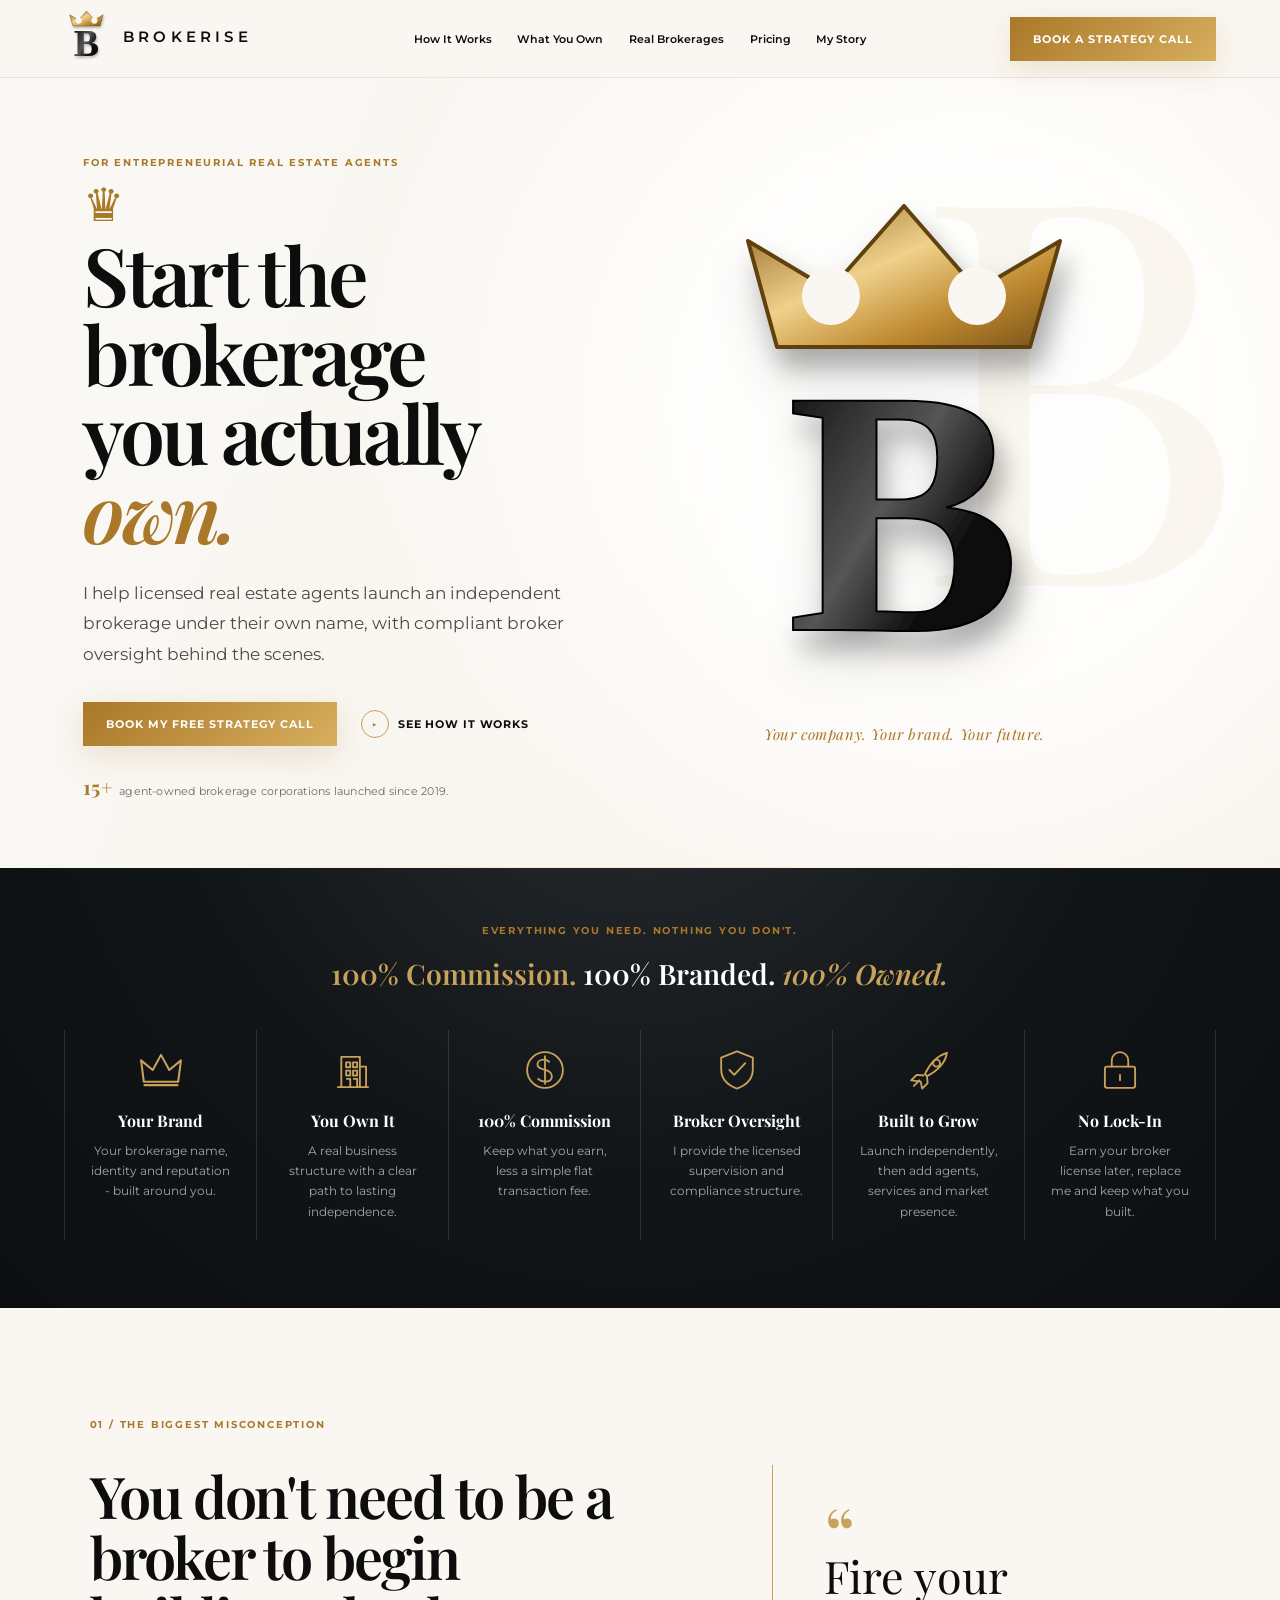
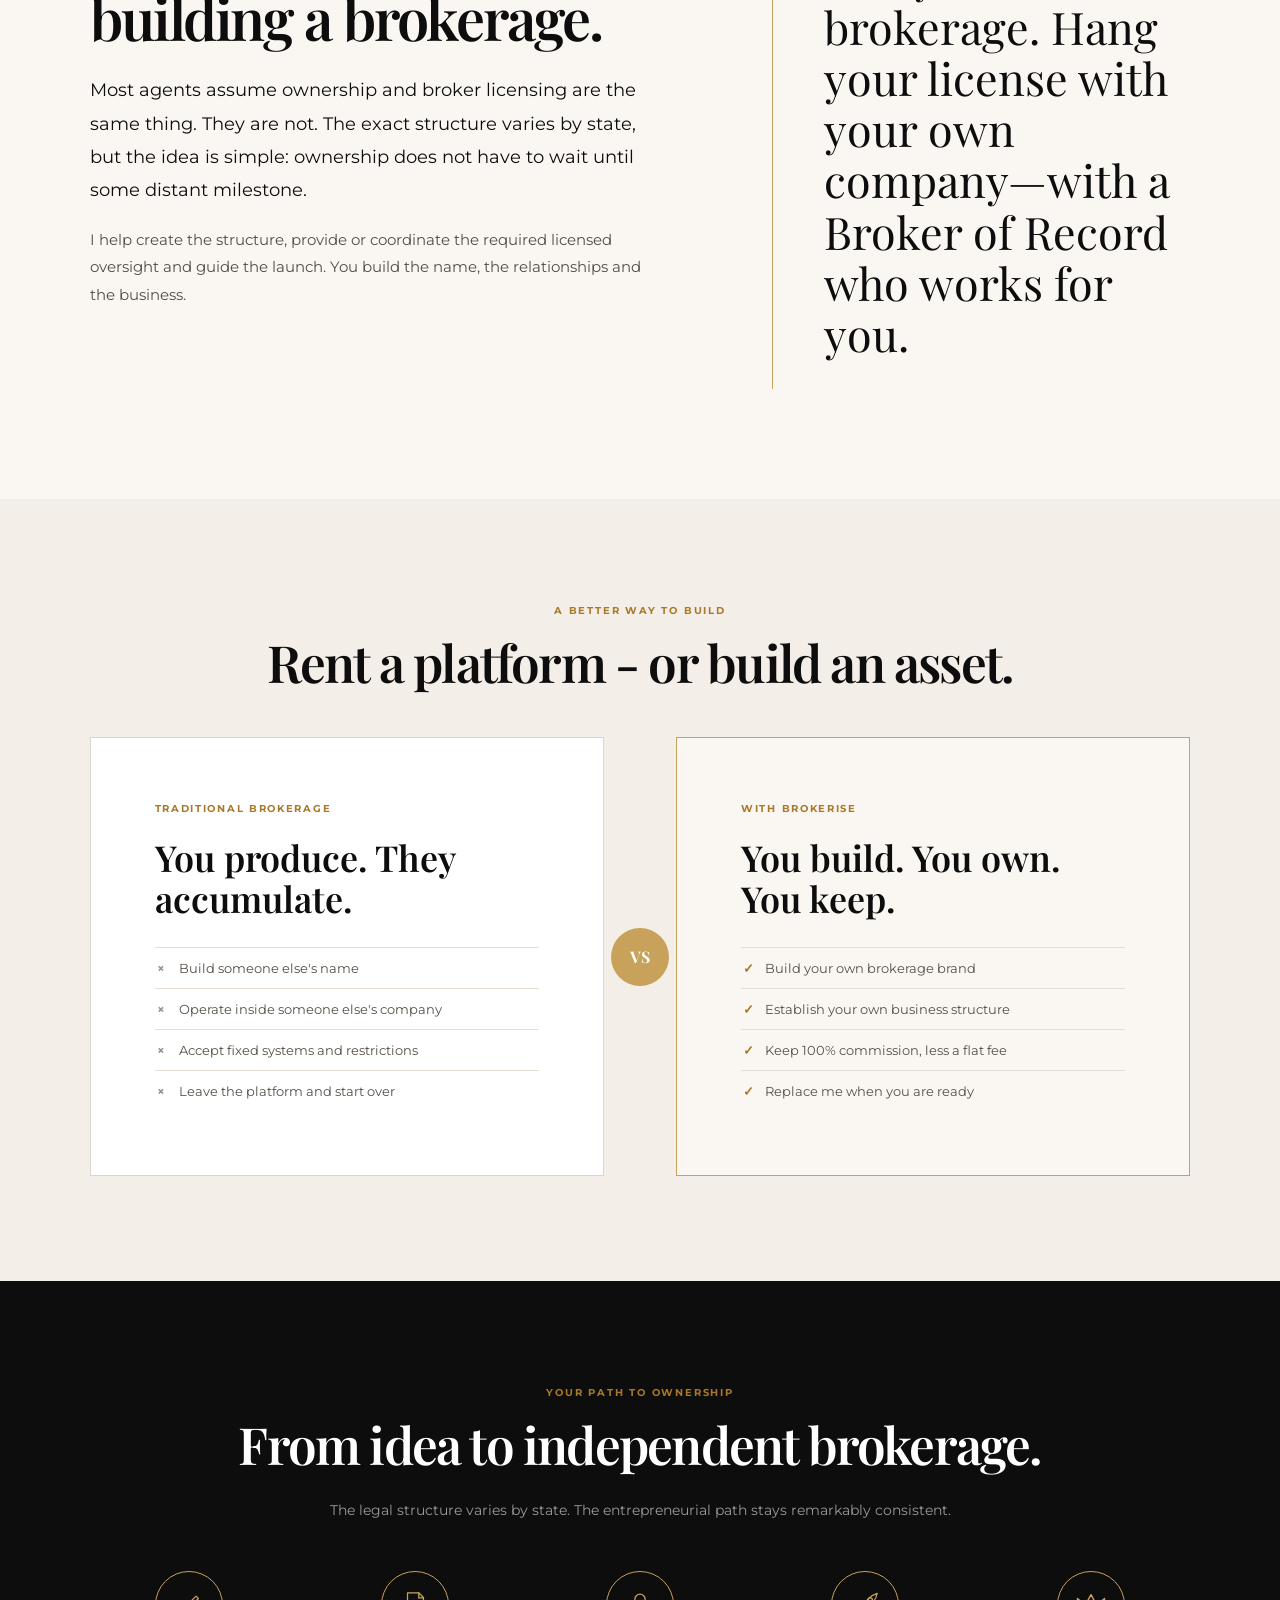
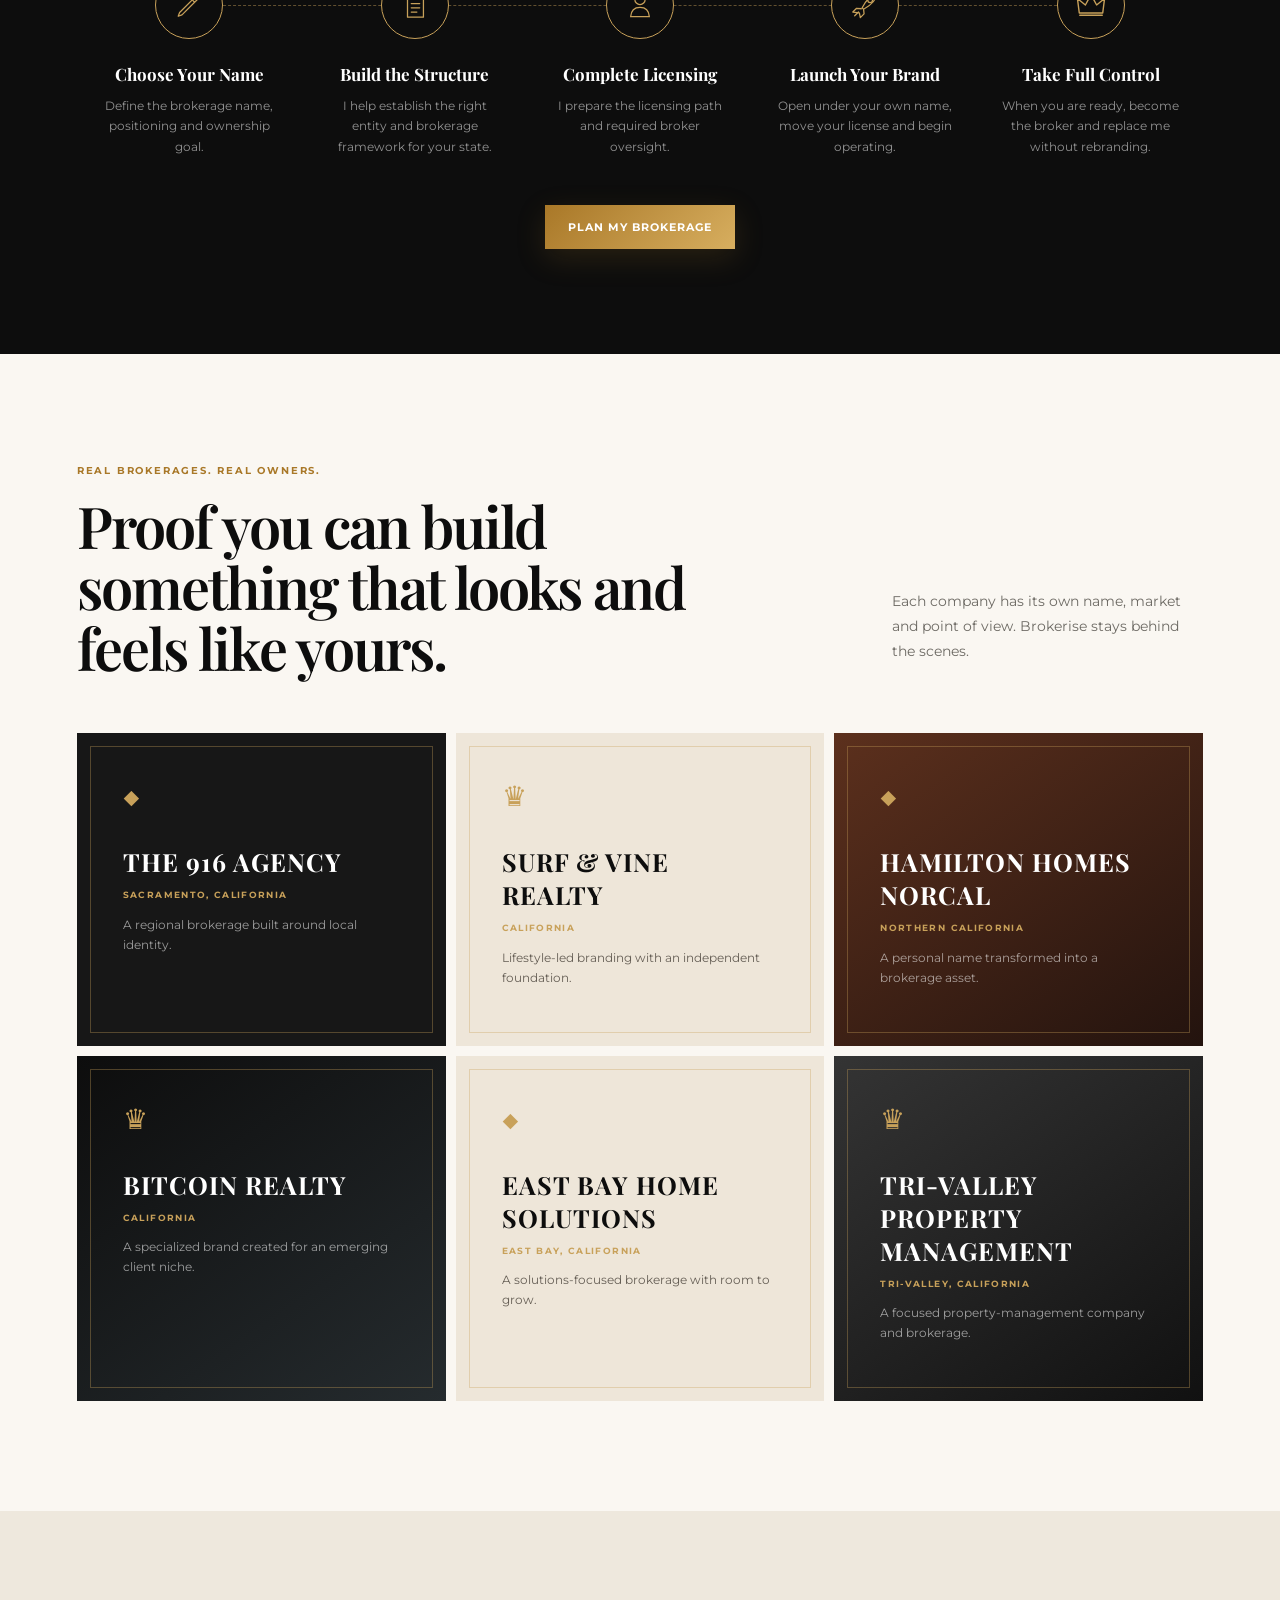
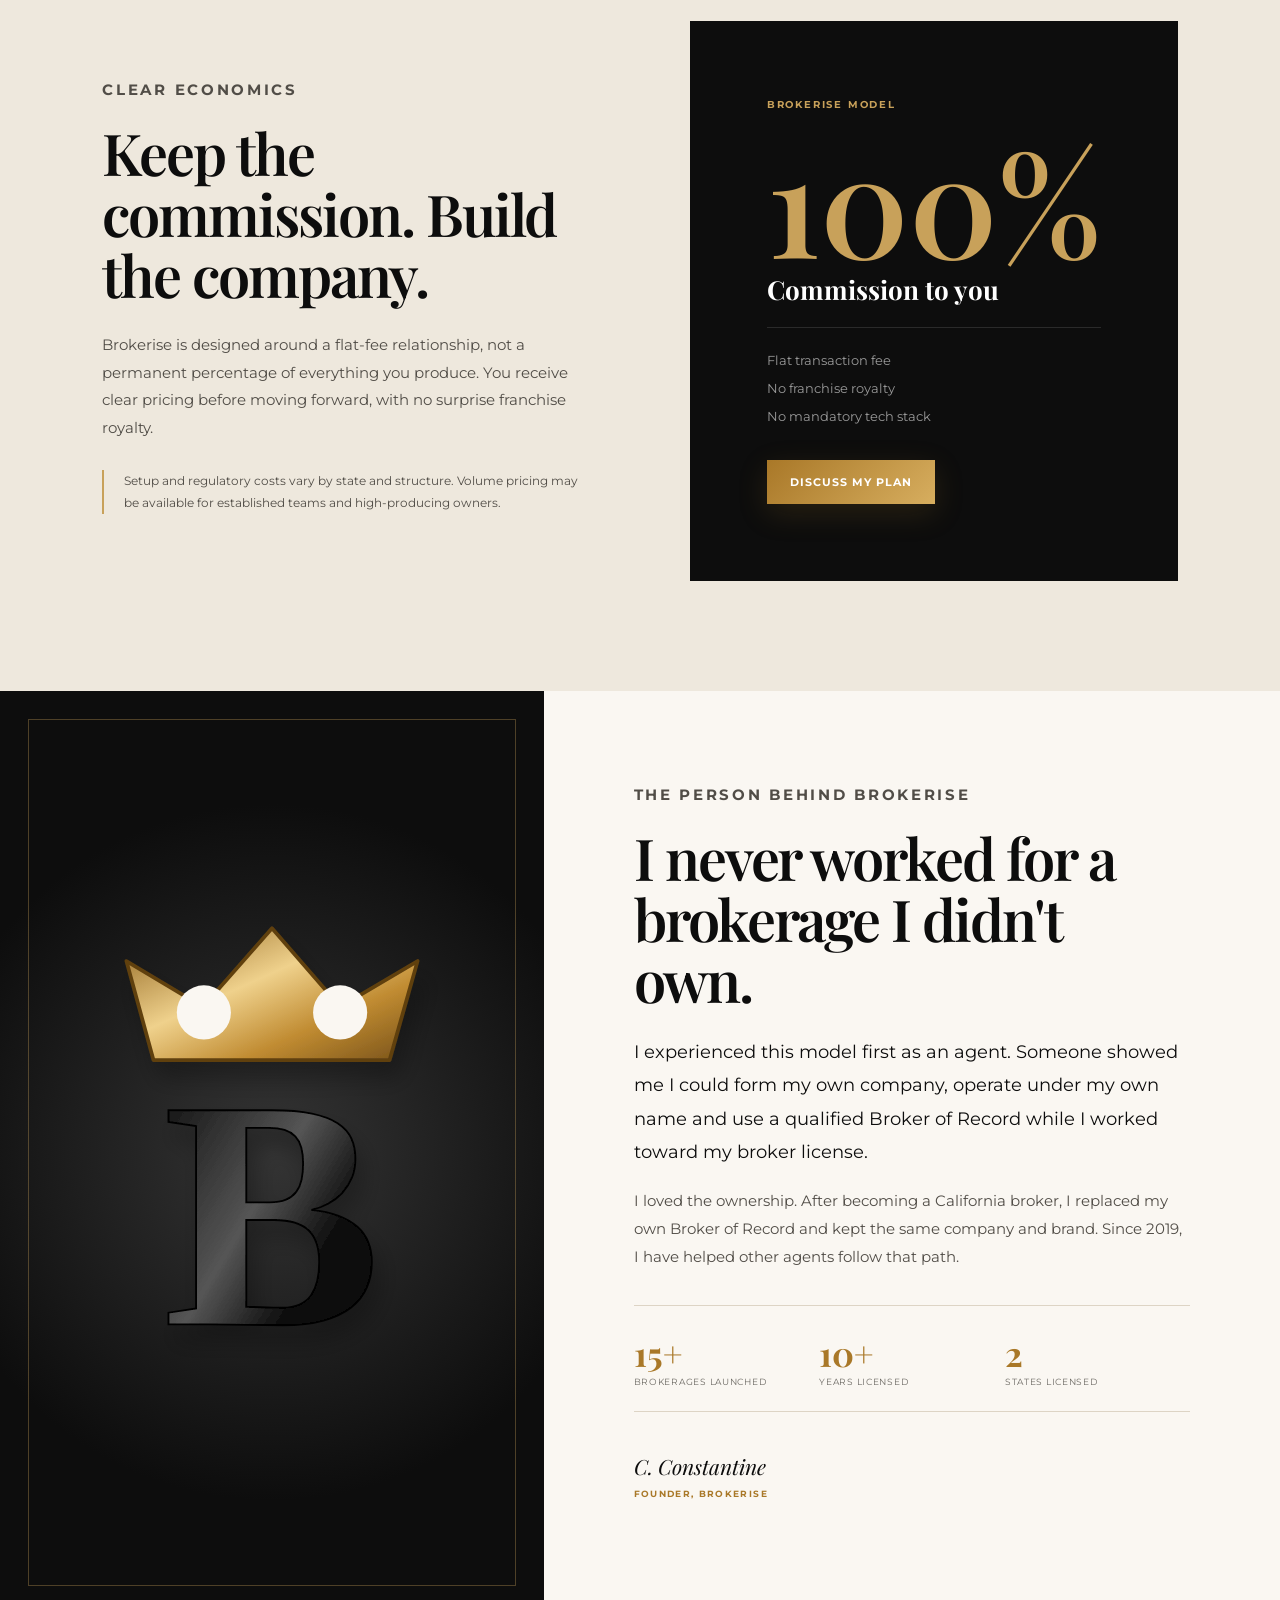
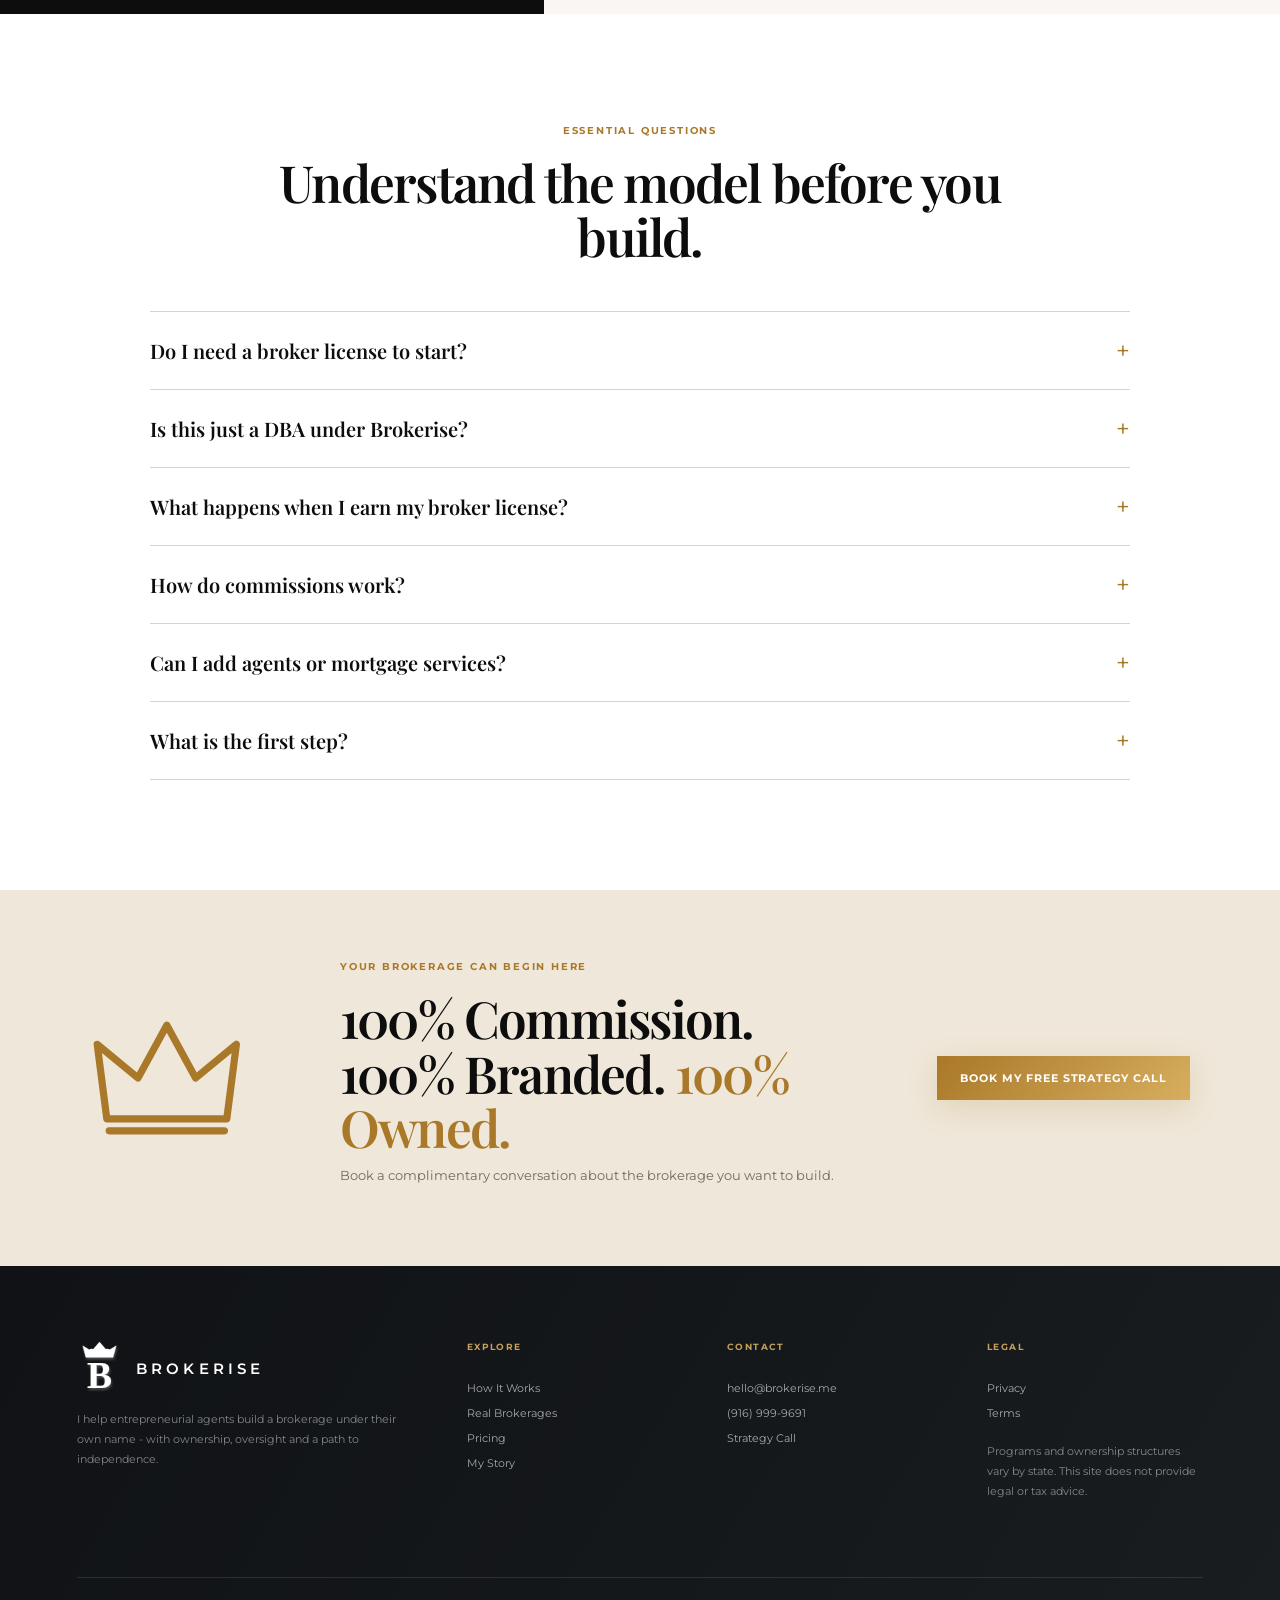
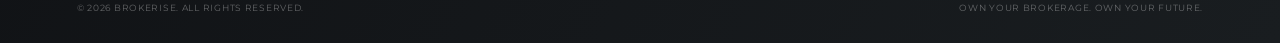
<file: index.html>
<!doctype html>
<html lang="en">
<head>
  <meta charset="utf-8">
  <meta name="viewport" content="width=device-width, initial-scale=1">
  <title>Start Your Own Brokerage | Brokerise</title>
  <meta name="description" content="Launch an independent real estate brokerage under your own name with compliant broker oversight and a path to full control.">
  <meta name="theme-color" content="#0d0d0d">
  <link rel="stylesheet" href="/assets/styles.css">
</head>
<body><link rel="preload" as="image" href="/assets/brokerise-monogram.svg"/><main><header class="site-header"><a class="logo-link" href="#top"><span class="brand-mark " aria-label="Brokerise"><img class="brand-icon" src="/assets/brokerise-monogram.svg" alt=""/><span class="brand-word">BROKERISE</span></span></a><nav class="desktop-nav" aria-label="Primary navigation"><a href="#how">How It Works</a><a href="#own">What You Own</a><a href="#brokerages">Real Brokerages</a><a href="#pricing">Pricing</a><a href="#story">My Story</a></nav><a class="button button--gold header-cta" href="https://cal.com/cconstantine/brokerise">Book a Strategy Call</a><details class="mobile-nav"><summary aria-label="Open navigation"><span></span><span></span><span></span></summary><div class="mobile-nav-panel"><a href="#how">How It Works</a><a href="#own">What You Own</a><a href="#brokerages">Real Brokerages</a><a href="#pricing">Pricing</a><a href="#story">My Story</a><a class="button button--gold" href="https://cal.com/cconstantine/brokerise">Book a Strategy Call</a></div></details></header><section class="hero" id="top"><div class="hero-copy"><p class="eyebrow">For entrepreneurial real estate agents</p><div class="hero-crown" aria-hidden="true">♛</div><h1>Start the brokerage<br/>you actually <em>own.</em></h1><p class="hero-lead">I help licensed real estate agents launch an independent brokerage under their own name, with compliant broker oversight behind the scenes.</p><div class="hero-actions"><a class="button button--gold" href="https://cal.com/cconstantine/brokerise">Book My Free Strategy Call</a><a class="text-link" href="#how"><span aria-hidden="true">▶</span> See How It Works</a></div><p class="hero-proof"><b>15+</b> agent-owned brokerage corporations launched since 2019.</p></div><div class="hero-art" aria-label="Brokerise crowned B monogram"><div class="hero-watermark" aria-hidden="true">B</div><img class="monogram" src="/assets/brokerise-monogram.svg" alt="Brokerise crowned B monogram"/><p>Your company. Your brand. Your future.</p></div></section><section class="benefit-band" id="own"><div class="section-intro section-intro--dark"><p class="eyebrow">Everything you need. Nothing you don&#x27;t.</p><h2><span>100% Commission.</span> 100% Branded. <em>100% Owned.</em></h2></div><div class="benefit-grid"><article class="benefit"><svg class="line-icon" aria-hidden="true"><use href="/assets/icons.svg#crown"></use></svg><h3>Your Brand</h3><p>Your brokerage name, identity and reputation - built around you.</p></article><article class="benefit"><svg class="line-icon" aria-hidden="true"><use href="/assets/icons.svg#building"></use></svg><h3>You Own It</h3><p>A real business structure with a clear path to lasting independence.</p></article><article class="benefit"><svg class="line-icon" aria-hidden="true"><use href="/assets/icons.svg#dollar"></use></svg><h3>100% Commission</h3><p>Keep what you earn, less a simple flat transaction fee.</p></article><article class="benefit"><svg class="line-icon" aria-hidden="true"><use href="/assets/icons.svg#shield"></use></svg><h3>Broker Oversight</h3><p>I provide the licensed supervision and compliance structure.</p></article><article class="benefit"><svg class="line-icon" aria-hidden="true"><use href="/assets/icons.svg#rocket"></use></svg><h3>Built to Grow</h3><p>Launch independently, then add agents, services and market presence.</p></article><article class="benefit"><svg class="line-icon" aria-hidden="true"><use href="/assets/icons.svg#lock"></use></svg><h3>No Lock-In</h3><p>Earn your broker license later, replace me and keep what you built.</p></article></div></section><section class="editorial-section misconception"><div class="section-folio">01 / THE BIGGEST MISCONCEPTION</div><div class="editorial-grid"><div><h2>You don&#x27;t need to be a broker to begin building a brokerage.</h2><p class="lead">Most agents assume ownership and broker licensing are the same thing. They are not. The exact structure varies by state, but the idea is simple: ownership does not have to wait until some distant milestone.</p><p>I help create the structure, provide or coordinate the required licensed oversight and guide the launch. You build the name, the relationships and the business.</p></div><blockquote><span class="quote-mark">“</span>Fire your brokerage. Hang your license with your own company—with a Broker of Record who works for you.</blockquote></div></section><section class="comparison-section"><div class="section-heading centered"><p class="eyebrow">A better way to build</p><h2>Rent a platform - or build an asset.</h2></div><div class="comparison-grid"><article class="comparison-card comparison-card--muted"><p class="card-kicker">Traditional brokerage</p><h3>You produce. They accumulate.</h3><ul><li>Build someone else&#x27;s name</li><li>Operate inside someone else&#x27;s company</li><li>Accept fixed systems and restrictions</li><li>Leave the platform and start over</li></ul></article><div class="versus" aria-hidden="true">VS</div><article class="comparison-card comparison-card--gold"><p class="card-kicker">With Brokerise</p><h3>You build. You own. You keep.</h3><ul><li>Build your own brokerage brand</li><li>Establish your own business structure</li><li>Keep 100% commission, less a flat fee</li><li>Replace me when you are ready</li></ul></article></div></section><section class="process-section" id="how"><div class="section-heading centered section-heading--light"><p class="eyebrow">Your path to ownership</p><h2>From idea to independent brokerage.</h2><p>The legal structure varies by state. The entrepreneurial path stays remarkably consistent.</p></div><div class="process-grid"><article class="process-step"><span><svg class="line-icon" aria-hidden="true"><use href="/assets/icons.svg#pencil"></use></svg></span><h3>Choose Your Name</h3><p>Define the brokerage name, positioning and ownership goal.</p></article><article class="process-step"><span><svg class="line-icon" aria-hidden="true"><use href="/assets/icons.svg#document"></use></svg></span><h3>Build the Structure</h3><p>I help establish the right entity and brokerage framework for your state.</p></article><article class="process-step"><span><svg class="line-icon" aria-hidden="true"><use href="/assets/icons.svg#user"></use></svg></span><h3>Complete Licensing</h3><p>I prepare the licensing path and required broker oversight.</p></article><article class="process-step"><span><svg class="line-icon" aria-hidden="true"><use href="/assets/icons.svg#rocket"></use></svg></span><h3>Launch Your Brand</h3><p>Open under your own name, move your license and begin operating.</p></article><article class="process-step"><span><svg class="line-icon" aria-hidden="true"><use href="/assets/icons.svg#crown"></use></svg></span><h3>Take Full Control</h3><p>When you are ready, become the broker and replace me without rebranding.</p></article></div><div class="process-cta"><a class="button button--gold" href="https://cal.com/cconstantine/brokerise">Plan My Brokerage</a></div></section><section class="portfolio-section" id="brokerages"><div class="portfolio-heading"><div><p class="eyebrow">Real brokerages. Real owners.</p><h2>Proof you can build something that looks and feels like yours.</h2></div><p>Each company has its own name, market and point of view. Brokerise stays behind the scenes.</p></div><div class="portfolio-grid"><article class="portfolio-card portfolio-card--1"><span class="portfolio-symbol" aria-hidden="true">◆</span><h3>THE 916 AGENCY</h3><p class="portfolio-location">Sacramento, California</p><p>A regional brokerage built around local identity.</p></article><article class="portfolio-card portfolio-card--2"><span class="portfolio-symbol" aria-hidden="true">♛</span><h3>SURF &amp; VINE REALTY</h3><p class="portfolio-location">California</p><p>Lifestyle-led branding with an independent foundation.</p></article><article class="portfolio-card portfolio-card--3"><span class="portfolio-symbol" aria-hidden="true">◆</span><h3>HAMILTON HOMES NORCAL</h3><p class="portfolio-location">Northern California</p><p>A personal name transformed into a brokerage asset.</p></article><article class="portfolio-card portfolio-card--4"><span class="portfolio-symbol" aria-hidden="true">♛</span><h3>BITCOIN REALTY</h3><p class="portfolio-location">California</p><p>A specialized brand created for an emerging client niche.</p></article><article class="portfolio-card portfolio-card--5"><span class="portfolio-symbol" aria-hidden="true">◆</span><h3>EAST BAY HOME SOLUTIONS</h3><p class="portfolio-location">East Bay, California</p><p>A solutions-focused brokerage with room to grow.</p></article><article class="portfolio-card portfolio-card--6"><span class="portfolio-symbol" aria-hidden="true">♛</span><h3>TRI-VALLEY PROPERTY MANAGEMENT</h3><p class="portfolio-location">Tri-Valley, California</p><p>A focused property-management company and brokerage.</p></article></div></section><section class="pricing-section" id="pricing"><div class="pricing-copy"><p class="eyebrow">Clear economics</p><h2>Keep the commission. Build the company.</h2><p>Brokerise is designed around a flat-fee relationship, not a permanent percentage of everything you produce. You receive clear pricing before moving forward, with no surprise franchise royalty.</p><p class="pricing-note">Setup and regulatory costs vary by state and structure. Volume pricing may be available for established teams and high-producing owners.</p></div><div class="pricing-card"><span class="pricing-label">Brokerise model</span><strong>100%</strong><h3>Commission to you</h3><div class="pricing-rule"></div><p>Flat transaction fee</p><p>No franchise royalty</p><p>No mandatory tech stack</p><a class="button button--gold" href="https://cal.com/cconstantine/brokerise">Discuss My Plan</a></div></section><section class="story-section" id="story"><div class="story-monogram" aria-hidden="true"><img src="/assets/brokerise-monogram.svg" alt=""/></div><div class="story-copy"><p class="eyebrow">The person behind Brokerise</p><h2>I never worked for a brokerage I didn&#x27;t own.</h2><p class="lead">I experienced this model first as an agent. Someone showed me I could form my own company, operate under my own name and use a qualified Broker of Record while I worked toward my broker license.</p><p>I loved the ownership. After becoming a California broker, I replaced my own Broker of Record and kept the same company and brand. Since 2019, I have helped other agents follow that path.</p><div class="story-stats"><div><b>15+</b><span>Brokerages launched</span></div><div><b>10+</b><span>Years licensed</span></div><div><b>2</b><span>States licensed</span></div></div><p class="signature">C. Constantine <span>Founder, Brokerise</span></p></div></section><section class="faq-section" id="faq"><div class="section-heading centered"><p class="eyebrow">Essential questions</p><h2>Understand the model before you build.</h2></div><div class="faq-list"><details><summary>Do I need a broker license to start?<span aria-hidden="true">+</span></summary><p>Not necessarily. The available structure depends on the state. In California, a corporation can hold a broker license when a qualified licensed broker serves as its Designated Officer. I help build the appropriate path for your location.</p></details><details><summary>Is this just a DBA under Brokerise?<span aria-hidden="true">+</span></summary><p>The California agent-owned corporation model is not a DBA layered over my company. Your corporation is the licensed brokerage entity. Other states may use a different structure, which I explain clearly before you commit.</p></details><details><summary>What happens when I earn my broker license?<span aria-hidden="true">+</span></summary><p>You can step into the broker role yourself and replace me. The goal is to preserve your brand, operating history and client relationships - without an unnecessary restart.</p></details><details><summary>How do commissions work?<span aria-hidden="true">+</span></summary><p>You keep 100% of your commission, less the agreed flat transaction fee. There is no percentage split with a national franchise.</p></details><details><summary>Can I add agents or mortgage services?<span aria-hidden="true">+</span></summary><p>Yes, when the licensing structure and your operating capacity support it. I can also help qualified owners explore real estate and mortgage licensing under one broader business strategy.</p></details><details><summary>What is the first step?<span aria-hidden="true">+</span></summary><p>Book a complimentary brokerage strategy call. We will discuss your state, experience, business model, name, timeline and whether Brokerise is the right fit.</p></details></div></section><section class="final-cta"><svg class="final-crown" aria-hidden="true"><use href="/assets/icons.svg#crown"></use></svg><div><p class="eyebrow">Your brokerage can begin here</p><h2>100% Commission.<br/>100% Branded. <em>100% Owned.</em></h2><p>Book a complimentary conversation about the brokerage you want to build.</p></div><a class="button button--gold" href="https://cal.com/cconstantine/brokerise">Book My Free Strategy Call</a></section><footer class="site-footer"><div class="footer-brand"><span class="brand-mark brand-mark--light" aria-label="Brokerise"><img class="brand-icon" src="/assets/brokerise-monogram.svg" alt=""/><span class="brand-word">BROKERISE</span></span><p>I help entrepreneurial agents build a brokerage under their own name - with ownership, oversight and a path to independence.</p></div><div><h3>Explore</h3><a href="#how">How It Works</a><a href="#brokerages">Real Brokerages</a><a href="#pricing">Pricing</a><a href="#story">My Story</a></div><div><h3>Contact</h3><a href="mailto:hello@brokerise.me">hello@brokerise.me</a><a href="tel:+19169999691">(916) 999-9691</a><a href="https://cal.com/cconstantine/brokerise">Strategy Call</a></div><div><h3>Legal</h3><a href="/privacy">Privacy</a><a href="/terms">Terms</a><p>Programs and ownership structures vary by state. This site does not provide legal or tax advice.</p></div><div class="footer-bottom"><span>© 2026 Brokerise. All rights reserved.</span><span>Own your brokerage. Own your future.</span></div></footer></main></body>
</html>
</file>
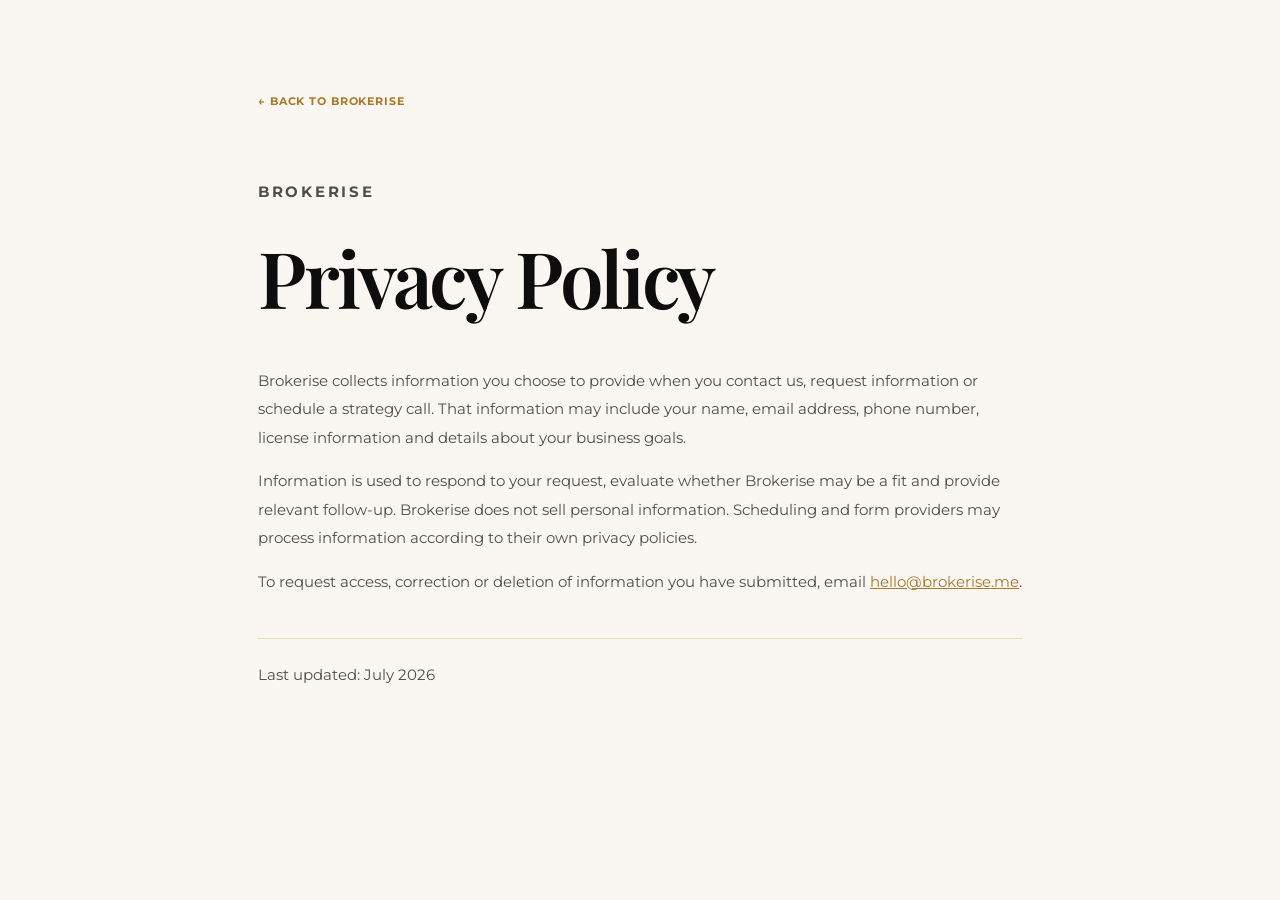
<file: privacy/index.html>
<!doctype html>
<html lang="en">
<head>
  <meta charset="utf-8">
  <meta name="viewport" content="width=device-width, initial-scale=1">
  <title>Privacy Policy | Brokerise</title>
  <meta name="description" content="Brokerise privacy policy.">
  <meta name="theme-color" content="#0d0d0d">
  <link rel="stylesheet" href="/assets/styles.css">
</head>
<body><main class="legal-page"><a href="/" class="legal-back">← Back to Brokerise</a><p class="eyebrow">Brokerise</p><h1>Privacy Policy</h1><p>Brokerise collects information you choose to provide when you contact us, request information or schedule a strategy call. That information may include your name, email address, phone number, license information and details about your business goals.</p><p>Information is used to respond to your request, evaluate whether Brokerise may be a fit and provide relevant follow-up. Brokerise does not sell personal information. Scheduling and form providers may process information according to their own privacy policies.</p><p>To request access, correction or deletion of information you have submitted, email <a href="mailto:hello@brokerise.me">hello@brokerise.me</a>.</p><p class="legal-updated">Last updated: July 2026</p></main></body>
</html>
</file>
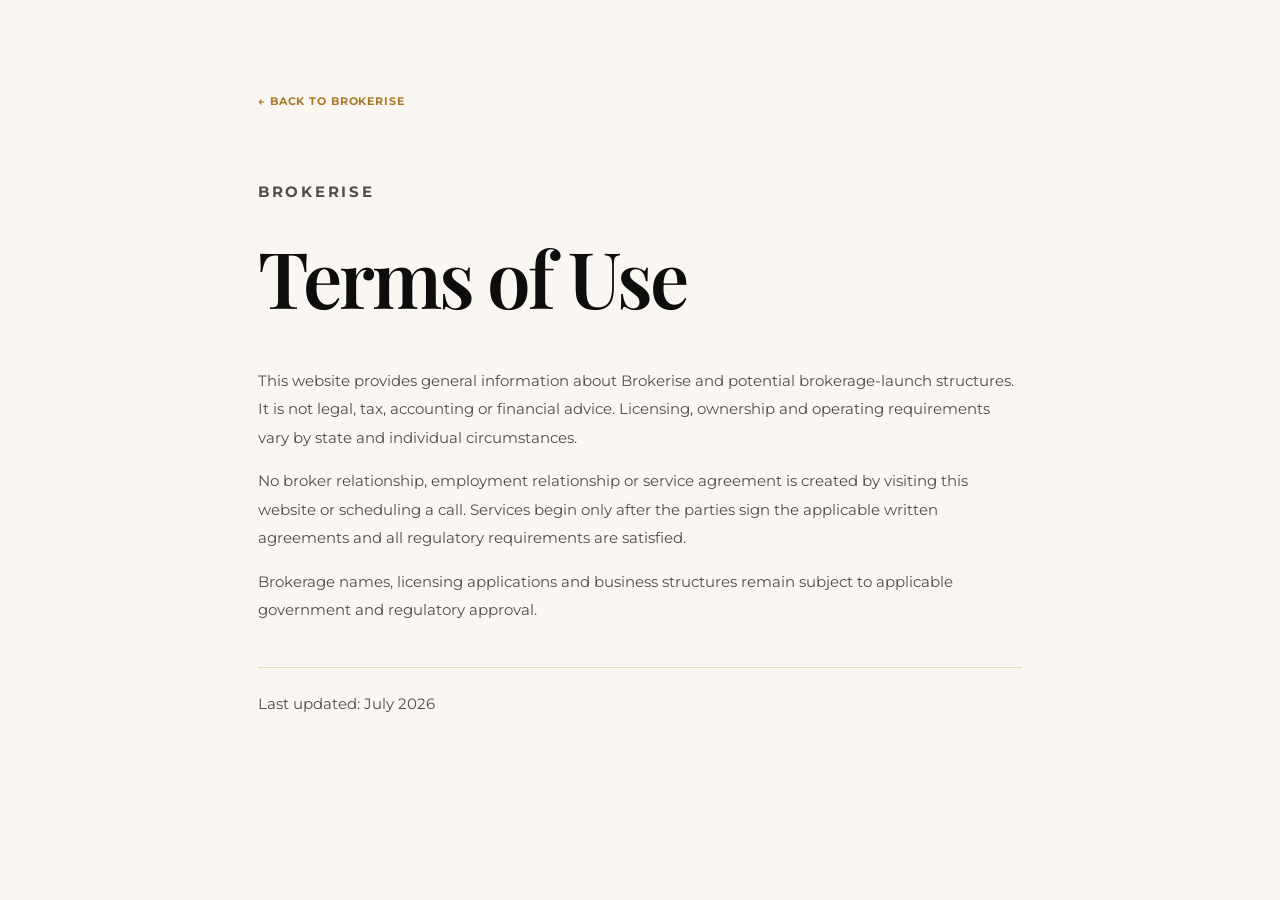
<file: terms/index.html>
<!doctype html>
<html lang="en">
<head>
  <meta charset="utf-8">
  <meta name="viewport" content="width=device-width, initial-scale=1">
  <title>Terms of Use | Brokerise</title>
  <meta name="description" content="Brokerise website terms of use.">
  <meta name="theme-color" content="#0d0d0d">
  <link rel="stylesheet" href="/assets/styles.css">
</head>
<body><main class="legal-page"><a href="/" class="legal-back">← Back to Brokerise</a><p class="eyebrow">Brokerise</p><h1>Terms of Use</h1><p>This website provides general information about Brokerise and potential brokerage-launch structures. It is not legal, tax, accounting or financial advice. Licensing, ownership and operating requirements vary by state and individual circumstances.</p><p>No broker relationship, employment relationship or service agreement is created by visiting this website or scheduling a call. Services begin only after the parties sign the applicable written agreements and all regulatory requirements are satisfied.</p><p>Brokerage names, licensing applications and business structures remain subject to applicable government and regulatory approval.</p><p class="legal-updated">Last updated: July 2026</p></main></body>
</html>
</file>
<file: assets/styles.css>
@import url('https://fonts.googleapis.com/css2?family=Montserrat:wght@400;500;600;700&family=Playfair+Display:ital,wght@0,600;0,700;1,600&display=swap');
:root {
  --ink: #0d0d0d;
  --charcoal: #1f1f1f;
  --gold: #c8a15a;
  --gold-deep: #a97828;
  --gold-pale: #e7d9b6;
  --ivory: #faf7f2;
  --paper: #f5f0e7;
  --white: #ffffff;
  --muted: #6d6a64;
  --serif: "Playfair Display", Georgia, serif;
  --sans: "Montserrat", Arial, sans-serif;
}

* { box-sizing: border-box; }
html { scroll-behavior: smooth; }
body { margin: 0; background: var(--ivory); color: var(--ink); font-family: var(--sans); }
a { color: inherit; }
button, summary, a { -webkit-tap-highlight-color: transparent; }

.site-header {
  align-items: center;
  background: rgba(250, 247, 242, .94);
  border-bottom: 1px solid rgba(13,13,13,.08);
  display: grid;
  gap: 18px;
  grid-template-columns: 250px minmax(0, 1fr) 250px;
  height: 78px;
  padding: 0 clamp(24px, 5vw, 78px);
  position: sticky;
  top: 0;
  z-index: 100;
  backdrop-filter: blur(16px);
}
.logo-link { text-decoration: none; justify-self: start; }
.brand-mark { align-items: center; display: inline-flex; gap: 14px; }
.brand-icon { display: block; height: 54px; object-fit: contain; width: 45px; }
.brand-word { font-size: 15px; font-weight: 600; letter-spacing: .28em; }
.brand-mark--light .brand-icon { filter: brightness(0) invert(1); }
.brand-mark--light .brand-word { color: white; }
.desktop-nav { align-items: center; display: flex; gap: clamp(16px, 2vw, 30px); justify-content: center; min-width: 0; }
.desktop-nav a { font-size: 11px; font-weight: 600; text-decoration: none; white-space: nowrap; }
.desktop-nav a:hover { color: var(--gold-deep); }
.header-cta { justify-self: end; }
.mobile-nav { display: none; }

.button {
  align-items: center;
  border: 0;
  display: inline-flex;
  font-size: 11px;
  font-weight: 700;
  justify-content: center;
  letter-spacing: .09em;
  min-height: 44px;
  padding: 13px 23px;
  text-decoration: none;
  text-transform: uppercase;
  transition: transform .2s ease, background .2s ease, color .2s ease;
}
.button:hover { transform: translateY(-2px); }
.button--gold { background: linear-gradient(135deg, var(--gold-deep), #d7ae5f); color: white; box-shadow: 0 9px 30px rgba(169,120,40,.18); }
.button--gold:hover { background: var(--ink); color: var(--gold-pale); }

.hero {
  background: radial-gradient(circle at 76% 42%, white 0, rgba(255,255,255,.85) 25%, rgba(250,247,242,.2) 58%), linear-gradient(110deg, #faf9f6 0%, #f6f1e8 100%);
  display: grid;
  grid-template-columns: minmax(0, .95fr) minmax(440px, 1.05fr);
  min-height: 720px;
  overflow: hidden;
  padding: 78px clamp(30px, 6.5vw, 104px) 68px;
  position: relative;
}
.hero::after { background: linear-gradient(90deg, transparent, rgba(200,161,90,.14), transparent); bottom: 0; content: ""; height: 1px; left: 5%; position: absolute; right: 5%; }
.hero-copy { align-self: center; max-width: 650px; position: relative; z-index: 2; }
.eyebrow { color: var(--gold-deep); font-size: 10px; font-weight: 700; letter-spacing: .18em; margin: 0 0 18px; text-transform: uppercase; }
.hero-crown { color: var(--gold-deep); font-size: 46px; line-height: .8; margin-bottom: 10px; }
.hero h1 { font-family: var(--serif); font-size: clamp(58px, 6.3vw, 92px); font-weight: 600; letter-spacing: -.045em; line-height: .98; margin: 0; }
.hero h1 em { color: var(--gold-deep); font-style: italic; }
.hero-lead { color: #4d4a45; font-size: 17px; line-height: 1.8; margin: 28px 0 32px; max-width: 570px; }
.hero-actions { align-items: center; display: flex; flex-wrap: wrap; gap: 24px; }
.text-link { align-items: center; display: inline-flex; font-size: 11px; font-weight: 700; gap: 9px; letter-spacing: .08em; text-decoration: none; text-transform: uppercase; }
.text-link span { border: 1px solid var(--gold); border-radius: 50%; color: var(--gold-deep); display: grid; font-size: 8px; height: 28px; place-items: center; width: 28px; }
.hero-proof { color: var(--muted); font-size: 11px; letter-spacing: .02em; margin: 27px 0 0; }
.hero-proof b { color: var(--gold-deep); font-family: var(--serif); font-size: 20px; margin-right: 4px; }
.hero-art { align-items: center; display: flex; flex-direction: column; justify-content: center; min-height: 520px; position: relative; }
.hero-watermark { color: rgba(200,161,90,.08); font-family: var(--serif); font-size: clamp(380px, 42vw, 640px); line-height: .75; position: absolute; right: -4vw; top: 1%; }
.monogram { filter: drop-shadow(0 25px 22px rgba(13,13,13,.12)); height: auto; max-width: 420px; position: relative; width: min(74%,420px); z-index: 1; }
.hero-art p { color: var(--gold-deep); font-family: var(--serif); font-size: 15px; font-style: italic; letter-spacing: .04em; margin-top: 28px; position: relative; z-index: 2; }

.benefit-band { background: radial-gradient(circle at 50% -40%,#292d31,#121518 54%,#0c0e10); color: white; padding: 56px clamp(26px, 5vw, 80px) 68px; }
.section-intro { margin: 0 auto 38px; max-width: 900px; text-align: center; }
.section-intro h2 { font-family: var(--serif); font-size: clamp(24px, 2.2vw, 34px); font-weight: 600; margin: 0; }
.section-intro h2 span, .section-intro h2 em { color: var(--gold); }
.section-intro h2 em { font-style: italic; }
.benefit-grid { display: grid; grid-template-columns: repeat(6, 1fr); margin: 0 auto; max-width: 1380px; }
.benefit { border-left: 1px solid rgba(255,255,255,.12); min-height: 186px; padding: 18px 25px; text-align: center; }
.benefit:last-child { border-right: 1px solid rgba(255,255,255,.12); }
.line-icon { display: block; fill: none; height: 44px; margin: 0 auto 18px; overflow: visible; stroke: currentColor; width: 44px; }
.benefit .line-icon { color: var(--gold); }
.benefit h3 { font-family: var(--serif); font-size: 16px; margin: 0 0 10px; }
.benefit p { color: rgba(255,255,255,.62); font-size: 12px; line-height: 1.7; margin: 0; }

.editorial-section { padding: 110px clamp(30px, 7vw, 112px); }
.section-folio { color: var(--gold-deep); font-size: 10px; font-weight: 700; letter-spacing: .18em; margin: 0 auto 34px; max-width: 1320px; }
.editorial-grid { display: grid; gap: 9vw; grid-template-columns: 1.15fr .85fr; margin: 0 auto; max-width: 1320px; }
.editorial-grid h2, .section-heading h2, .portfolio-heading h2, .pricing-copy h2, .story-copy h2, .final-cta h2 { font-family: var(--serif); font-size: clamp(42px, 4.5vw, 68px); font-weight: 600; letter-spacing: -.035em; line-height: 1.06; margin: 0 0 26px; }
.editorial-grid p, .pricing-copy p, .story-copy p { color: #514d47; font-size: 15px; line-height: 1.85; }
.editorial-grid .lead, .story-copy .lead { color: var(--ink); font-size: 18px; }
.editorial-grid blockquote { align-self: center; border-left: 1px solid var(--gold); font-family: var(--serif); font-size: clamp(34px, 3.5vw, 54px); line-height: 1.14; margin: 0; padding: 30px 0 30px clamp(30px, 4vw, 62px); position: relative; }
.quote-mark { color: var(--gold); display: block; font-size: 76px; height: 55px; line-height: 1; }

.comparison-section { background: #f3efe8; padding: 105px clamp(30px, 7vw, 112px); }
.section-heading { margin: 0 auto 48px; max-width: 840px; }
.section-heading.centered { text-align: center; }
.section-heading h2 { font-size: clamp(38px, 4vw, 58px); }
.section-heading > p:last-child { color: rgba(255,255,255,.58); font-size: 14px; line-height: 1.8; }
.comparison-grid { display: grid; grid-template-columns: 1fr 72px 1fr; margin: 0 auto; max-width: 1120px; }
.comparison-card { min-height: 370px; padding: clamp(36px, 5vw, 70px); }
.comparison-card--muted { background: white; border: 1px solid #dbd6cd; }
.comparison-card--gold { background: var(--ivory); border: 1px solid var(--gold); }
.card-kicker { color: var(--gold-deep); font-size: 10px; font-weight: 700; letter-spacing: .17em; margin: 0 0 22px; text-transform: uppercase; }
.comparison-card h3 { font-family: var(--serif); font-size: clamp(28px, 2.8vw, 42px); font-weight: 600; line-height: 1.15; margin: 0 0 28px; }
.comparison-card ul { list-style: none; margin: 0; padding: 0; }
.comparison-card li { border-top: 1px solid #e4ded4; color: #554f47; font-size: 13px; padding: 12px 0 12px 24px; position: relative; }
.comparison-card--muted li::before { color: #9b958d; content: "×"; font-weight: 700; left: 2px; position: absolute; }
.comparison-card--gold li::before { color: var(--gold-deep); content: "✓"; font-weight: 700; left: 2px; position: absolute; }
.versus { align-self: center; background: var(--gold); border-radius: 50%; color: white; display: grid; font-family: var(--serif); font-weight: 700; height: 58px; margin: 0 auto; place-items: center; width: 58px; z-index: 2; }

.process-section { background: var(--ink); color: white; padding: 105px clamp(30px, 6vw, 96px); }
.section-heading--light h2 { color: white; }
.process-grid { display: grid; grid-template-columns: repeat(5, 1fr); margin: 0 auto; max-width: 1320px; position: relative; }
.process-grid::before { border-top: 1px dashed rgba(200,161,90,.45); content: ""; left: 9%; position: absolute; right: 9%; top: 34px; }
.process-step { padding: 0 22px; position: relative; text-align: center; z-index: 1; }
.process-step > span { background: var(--ink); border: 1px solid var(--gold); border-radius: 50%; color: var(--gold); display: grid; height: 68px; margin: 0 auto 24px; place-items: center; width: 68px; }
.process-step .line-icon { height: 30px; margin: 0; width: 30px; }
.process-step h3 { font-family: var(--serif); font-size: 17px; margin: 0 0 11px; }
.process-step p { color: rgba(255,255,255,.55); font-size: 12px; line-height: 1.7; margin: 0; }
.process-cta { margin-top: 48px; text-align: center; }

.portfolio-section { background: var(--ivory); padding: 110px clamp(30px, 6vw, 96px); }
.portfolio-heading { align-items: end; display: grid; gap: 7vw; grid-template-columns: 1.4fr .6fr; margin: 0 auto 55px; max-width: 1320px; }
.portfolio-heading h2 { font-size: clamp(42px, 4.5vw, 66px); margin-bottom: 0; }
.portfolio-heading > p { color: var(--muted); font-size: 14px; line-height: 1.8; }
.portfolio-grid { display: grid; gap: 10px; grid-template-columns: repeat(3, 1fr); margin: 0 auto; max-width: 1320px; }
.portfolio-card { background: #171717; color: white; min-height: 300px; overflow: hidden; padding: 46px; position: relative; }
.portfolio-card::after { border: 1px solid rgba(200,161,90,.35); content: ""; inset: 13px; pointer-events: none; position: absolute; }
.portfolio-card--2, .portfolio-card--5 { background: #eee6d9; color: var(--ink); }
.portfolio-card--3 { background: linear-gradient(145deg,#5c301d,#23130e); }
.portfolio-card--4 { background: linear-gradient(145deg,#0d0d0d,#252b2e); }
.portfolio-card--6 { background: linear-gradient(145deg,#343434,#111); }
.portfolio-symbol { color: var(--gold); display: block; font-size: 28px; margin-bottom: 32px; }
.portfolio-card h3 { font-family: var(--serif); font-size: 25px; letter-spacing: .04em; margin: 0 0 10px; max-width: 270px; }
.portfolio-location { color: var(--gold)!important; font-size: 9px!important; font-weight: 700; letter-spacing: .15em; text-transform: uppercase; }
.portfolio-card p { color: rgba(255,255,255,.57); font-size: 12px; line-height: 1.65; max-width: 290px; position: relative; z-index: 2; }
.portfolio-card--2 p, .portfolio-card--5 p { color: #655e55; }

.pricing-section { align-items: stretch; background: #eee8dd; display: grid; gap: 8vw; grid-template-columns: 1.1fr .9fr; padding: 110px clamp(30px, 8vw, 128px); }
.pricing-copy { align-self: center; max-width: 680px; }
.pricing-copy h2 { font-size: clamp(44px, 4.5vw, 68px); }
.pricing-note { border-left: 2px solid var(--gold); font-size: 12px!important; margin-top: 28px; padding-left: 20px; }
.pricing-card { background: var(--ink); color: white; display: flex; flex-direction: column; justify-content: center; min-height: 560px; padding: clamp(42px, 6vw, 78px); }
.pricing-label { color: var(--gold); font-size: 10px; font-weight: 700; letter-spacing: .18em; text-transform: uppercase; }
.pricing-card strong { color: var(--gold); font-family: var(--serif); font-size: clamp(96px, 11vw, 150px); font-weight: 600; line-height: 1; margin-top: 20px; }
.pricing-card h3 { font-family: var(--serif); font-size: 26px; margin: 0 0 20px; }
.pricing-rule { background: rgba(255,255,255,.12); height: 1px; margin-bottom: 18px; }
.pricing-card p { color: rgba(255,255,255,.58); font-size: 13px; margin: 6px 0; }
.pricing-card .button { align-self: flex-start; margin-top: 30px; }

.story-section { background: var(--ivory); display: grid; grid-template-columns: .85fr 1.15fr; }
.story-monogram { align-items: center; background: radial-gradient(circle at center,#343434,#0d0d0d 65%); display: flex; flex-direction: column; justify-content: center; min-height: 760px; overflow: hidden; position: relative; }
.story-monogram::after { border: 1px solid rgba(200,161,90,.35); content: ""; inset: 28px; position: absolute; }
.story-monogram img { max-height: 600px; position: relative; width: 72%; z-index: 1; }
.story-copy { align-self: center; max-width: 780px; padding: 90px clamp(45px, 7vw, 110px); }
.story-copy h2 { font-size: clamp(44px, 4.5vw, 67px); }
.story-stats { border-bottom: 1px solid #ddd4c5; border-top: 1px solid #ddd4c5; display: grid; grid-template-columns: repeat(3,1fr); margin: 35px 0; padding: 24px 0; }
.story-stats div { display: flex; flex-direction: column; }
.story-stats b { color: var(--gold-deep); font-family: var(--serif); font-size: 34px; }
.story-stats span { color: var(--muted); font-size: 9px; letter-spacing: .08em; text-transform: uppercase; }
.signature { color: var(--ink)!important; font-family: var(--serif); font-size: 21px!important; font-style: italic; }
.signature span { color: var(--gold-deep); display: block; font-family: var(--sans); font-size: 9px; font-style: normal; font-weight: 700; letter-spacing: .15em; text-transform: uppercase; }

.faq-section { background: white; padding: 110px clamp(30px, 8vw, 128px); }
.faq-list { border-top: 1px solid #d9d3ca; margin: 0 auto; max-width: 980px; }
.faq-list details { border-bottom: 1px solid #d9d3ca; }
.faq-list summary { align-items: center; cursor: pointer; display: flex; font-family: var(--serif); font-size: 20px; font-weight: 600; justify-content: space-between; list-style: none; padding: 24px 0; }
.faq-list summary::-webkit-details-marker { display: none; }
.faq-list summary span { color: var(--gold-deep); font-family: var(--sans); font-size: 24px; font-weight: 400; transition: transform .2s; }
.faq-list details[open] summary span { transform: rotate(45deg); }
.faq-list details p { color: var(--muted); font-size: 13px; line-height: 1.8; margin: 0; max-width: 760px; padding: 0 50px 25px 0; }

.final-cta { align-items: center; background: #efe7d9; display: grid; gap: 5vw; grid-template-columns: .35fr 1fr auto; padding: 70px clamp(30px, 7vw, 112px); }
.final-crown { color: var(--gold-deep); height: clamp(90px,10vw,150px); width: clamp(110px,12vw,180px); }
.final-cta h2 { font-size: clamp(38px, 4vw, 58px); margin-bottom: 12px; }
.final-cta h2 em { color: var(--gold-deep); font-style: normal; }
.final-cta p:not(.eyebrow) { color: var(--muted); font-size: 13px; }

.site-footer { background: linear-gradient(120deg,#101215,#191d20); color: white; display: grid; gap: 44px; grid-template-columns: 1.6fr repeat(3, 1fr); padding: 75px clamp(30px, 6vw, 96px) 30px; }
.footer-brand p, .site-footer div > p { color: rgba(255,255,255,.48); font-size: 11px; line-height: 1.8; max-width: 320px; }
.site-footer h3 { color: var(--gold); font-size: 9px; letter-spacing: .16em; margin: 0 0 18px; text-transform: uppercase; }
.site-footer > div:not(.footer-brand):not(.footer-bottom) { display: flex; flex-direction: column; gap: 11px; }
.site-footer a { color: rgba(255,255,255,.62); font-size: 11px; text-decoration: none; }
.site-footer a:hover { color: var(--gold); }
.footer-bottom { border-top: 1px solid rgba(255,255,255,.1); color: rgba(255,255,255,.34); display: flex; font-size: 9px; grid-column: 1/-1; justify-content: space-between; letter-spacing: .08em; margin-top: 20px; padding-top: 24px; text-transform: uppercase; }

.legal-page { margin: 0 auto; max-width: 820px; min-height: 100vh; padding: 90px 28px; }
.legal-page h1 { font-family: var(--serif); font-size: clamp(48px, 7vw, 78px); font-weight: 600; letter-spacing: -.04em; margin: 0 0 38px; }
.legal-page p { color: #514d47; font-size: 15px; line-height: 1.9; }
.legal-page a { color: var(--gold-deep); }
.legal-back { display: inline-block; font-size: 11px; font-weight: 700; letter-spacing: .08em; margin-bottom: 70px; text-decoration: none; text-transform: uppercase; }
.legal-updated { border-top: 1px solid var(--gold-pale); margin-top: 42px; padding-top: 22px; }

@media (max-width: 1180px) {
  .site-header { grid-template-columns: 1fr auto; }
  .desktop-nav, .header-cta { display: none; }
  .mobile-nav { display: block; justify-self: end; position: relative; }
  .mobile-nav summary { cursor: pointer; display: flex; flex-direction: column; gap: 5px; list-style: none; padding: 10px; }
  .mobile-nav summary::-webkit-details-marker { display: none; }
  .mobile-nav summary span { background: var(--ink); display: block; height: 1px; width: 25px; }
  .mobile-nav-panel { background: var(--ivory); border: 1px solid #ded6c9; box-shadow: 0 24px 55px rgba(13,13,13,.18); display: flex; flex-direction: column; gap: 4px; min-width: 260px; padding: 18px; position: absolute; right: 0; top: 48px; }
  .mobile-nav-panel > a:not(.button) { border-bottom: 1px solid #e6dfd3; font-size: 12px; padding: 11px 5px; text-decoration: none; }
  .mobile-nav-panel .button { margin-top: 10px; }
  .hero { grid-template-columns: 1fr .8fr; min-height: 640px; }
  .hero-art { min-height: 440px; }
  .benefit-grid { grid-template-columns: repeat(3,1fr); }
  .benefit:nth-child(4) { border-left: 1px solid rgba(255,255,255,.12); }
  .benefit { border-bottom: 1px solid rgba(255,255,255,.12); }
  .process-grid { gap: 28px; grid-template-columns: repeat(3,1fr); }
  .process-grid::before { display: none; }
  .portfolio-grid { grid-template-columns: repeat(2,1fr); }
  .final-cta { grid-template-columns: .35fr 1fr; }
  .final-cta .button { grid-column: 2; justify-self: start; }
}

@media (max-width: 760px) {
  .site-header { height: 68px; padding: 0 20px; }
  .brand-word { font-size: 12px; }
  .brand-icon { height: 45px; transform: scale(.86); transform-origin: left center; width: 32px; }
  .hero { display: block; min-height: auto; padding: 70px 24px 58px; }
  .hero h1 { font-size: clamp(48px, 14vw, 72px); }
  .hero-lead { font-size: 15px; line-height: 1.7; }
  .hero-actions { align-items: stretch; flex-direction: column; }
  .hero-actions .button { width: 100%; }
  .text-link { align-self: center; }
  .hero-art { min-height: 310px; }
  .hero-watermark { font-size: 330px; right: -80px; top: 16%; }
  .monogram { width: min(78%,300px); }
  .benefit-band { padding: 50px 22px; }
  .benefit-grid { grid-template-columns: repeat(2,1fr); }
  .benefit { padding: 24px 15px; }
  .editorial-section, .comparison-section, .process-section, .portfolio-section, .pricing-section, .faq-section { padding: 78px 24px; }
  .editorial-grid { gap: 45px; grid-template-columns: 1fr; }
  .editorial-grid blockquote { border-left: 0; border-top: 1px solid var(--gold); padding: 35px 0 0; }
  .comparison-grid { grid-template-columns: 1fr; }
  .versus { margin: -13px auto; }
  .comparison-card { min-height: auto; padding: 38px 28px; }
  .process-grid { grid-template-columns: 1fr; }
  .process-step { display: grid; gap: 5px 18px; grid-template-columns: 58px 1fr; padding: 0; text-align: left; }
  .process-step > span { grid-row: 1/3; height: 54px; margin: 0; width: 54px; }
  .process-step h3 { align-self: end; }
  .portfolio-heading { align-items: start; gap: 20px; grid-template-columns: 1fr; }
  .portfolio-grid { grid-template-columns: 1fr; }
  .portfolio-card { min-height: 260px; padding: 42px; }
  .pricing-section { grid-template-columns: 1fr; }
  .pricing-card { min-height: auto; }
  .story-section { grid-template-columns: 1fr; }
  .story-monogram { min-height: 480px; }
  .story-copy { padding: 78px 24px; }
  .story-stats { gap: 15px; }
  .story-stats b { font-size: 27px; }
  .final-cta { gap: 25px; grid-template-columns: 1fr; padding: 70px 24px; text-align: center; }
  .final-crown { line-height: .7; }
  .final-cta .button { grid-column: auto; justify-self: stretch; }
  .site-footer { grid-template-columns: 1fr 1fr; padding: 62px 24px 28px; }
  .footer-brand { grid-column: 1/-1; }
  .site-footer > div:nth-child(4) { grid-column: 1/-1; }
  .footer-bottom { align-items: flex-start; flex-direction: column; gap: 10px; }
}

@media (prefers-reduced-motion: reduce) {
  html { scroll-behavior: auto; }
  * { transition: none!important; }
}
</file>
